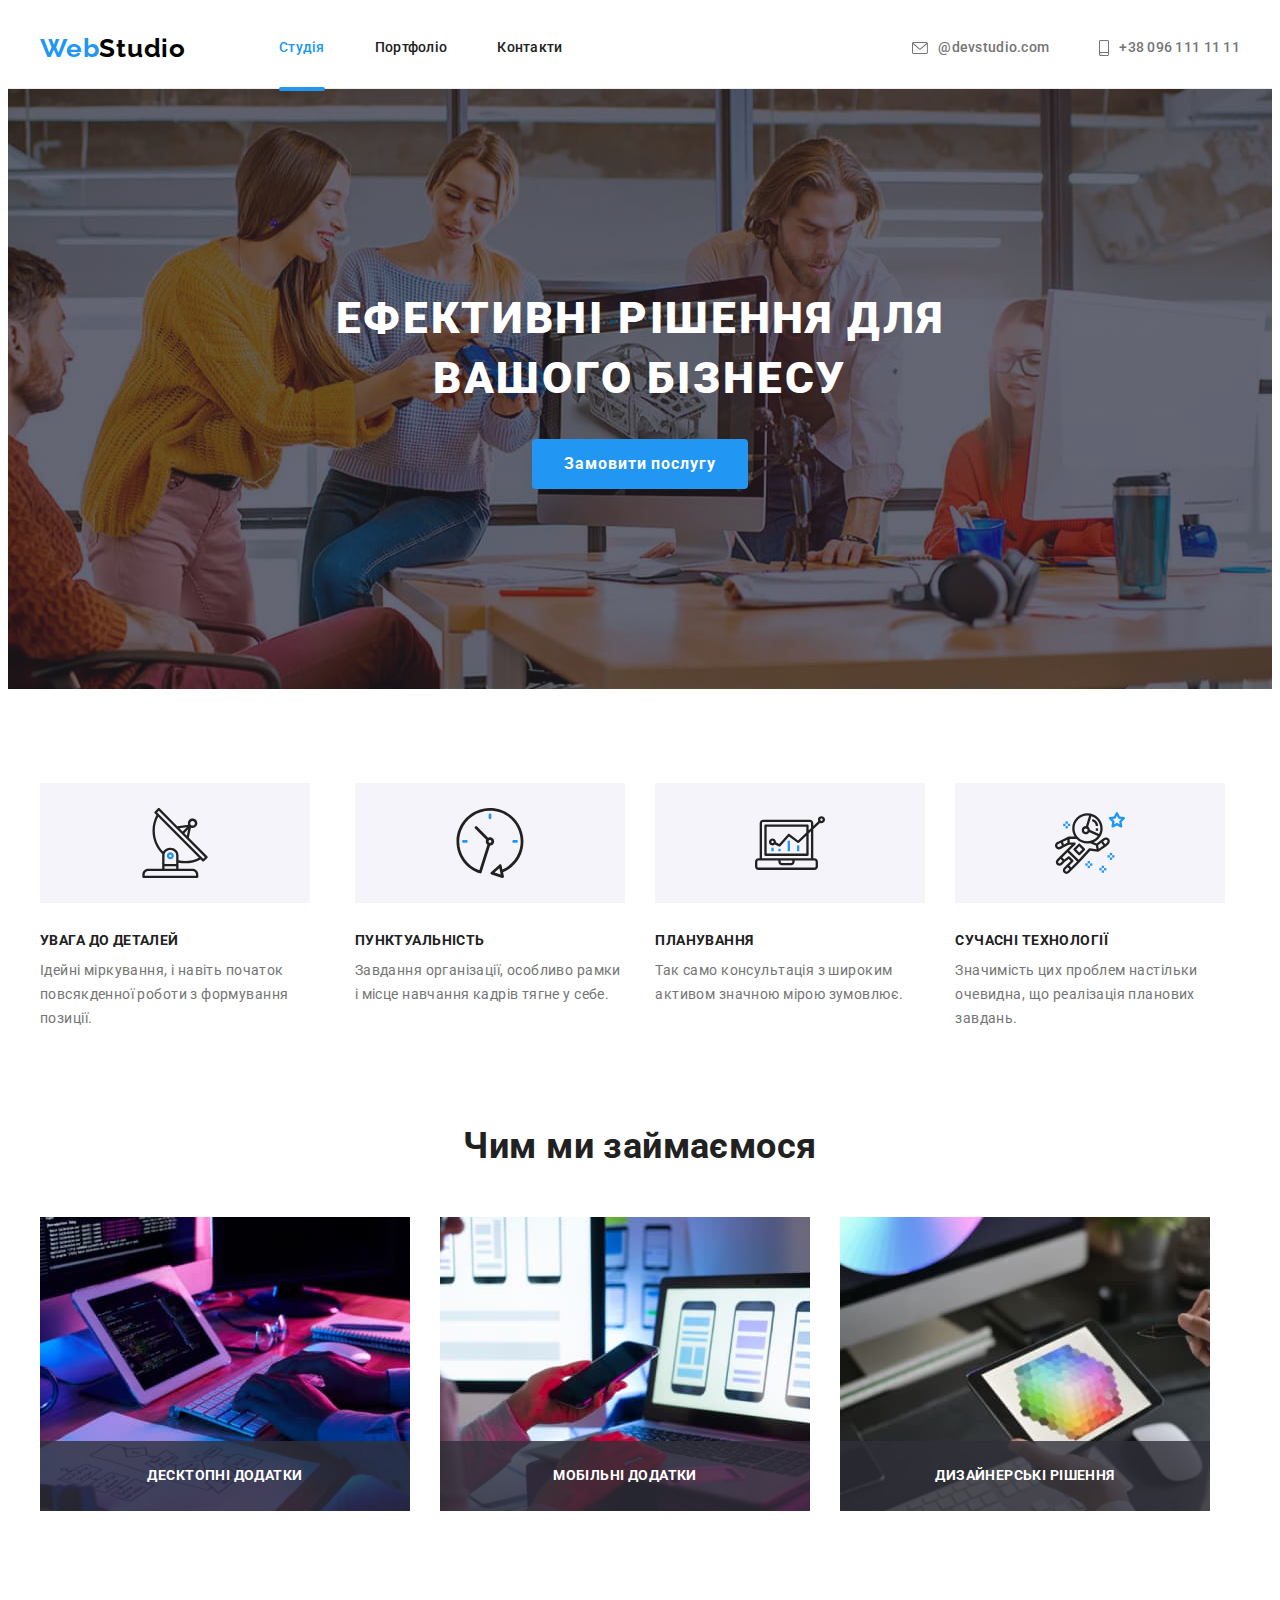
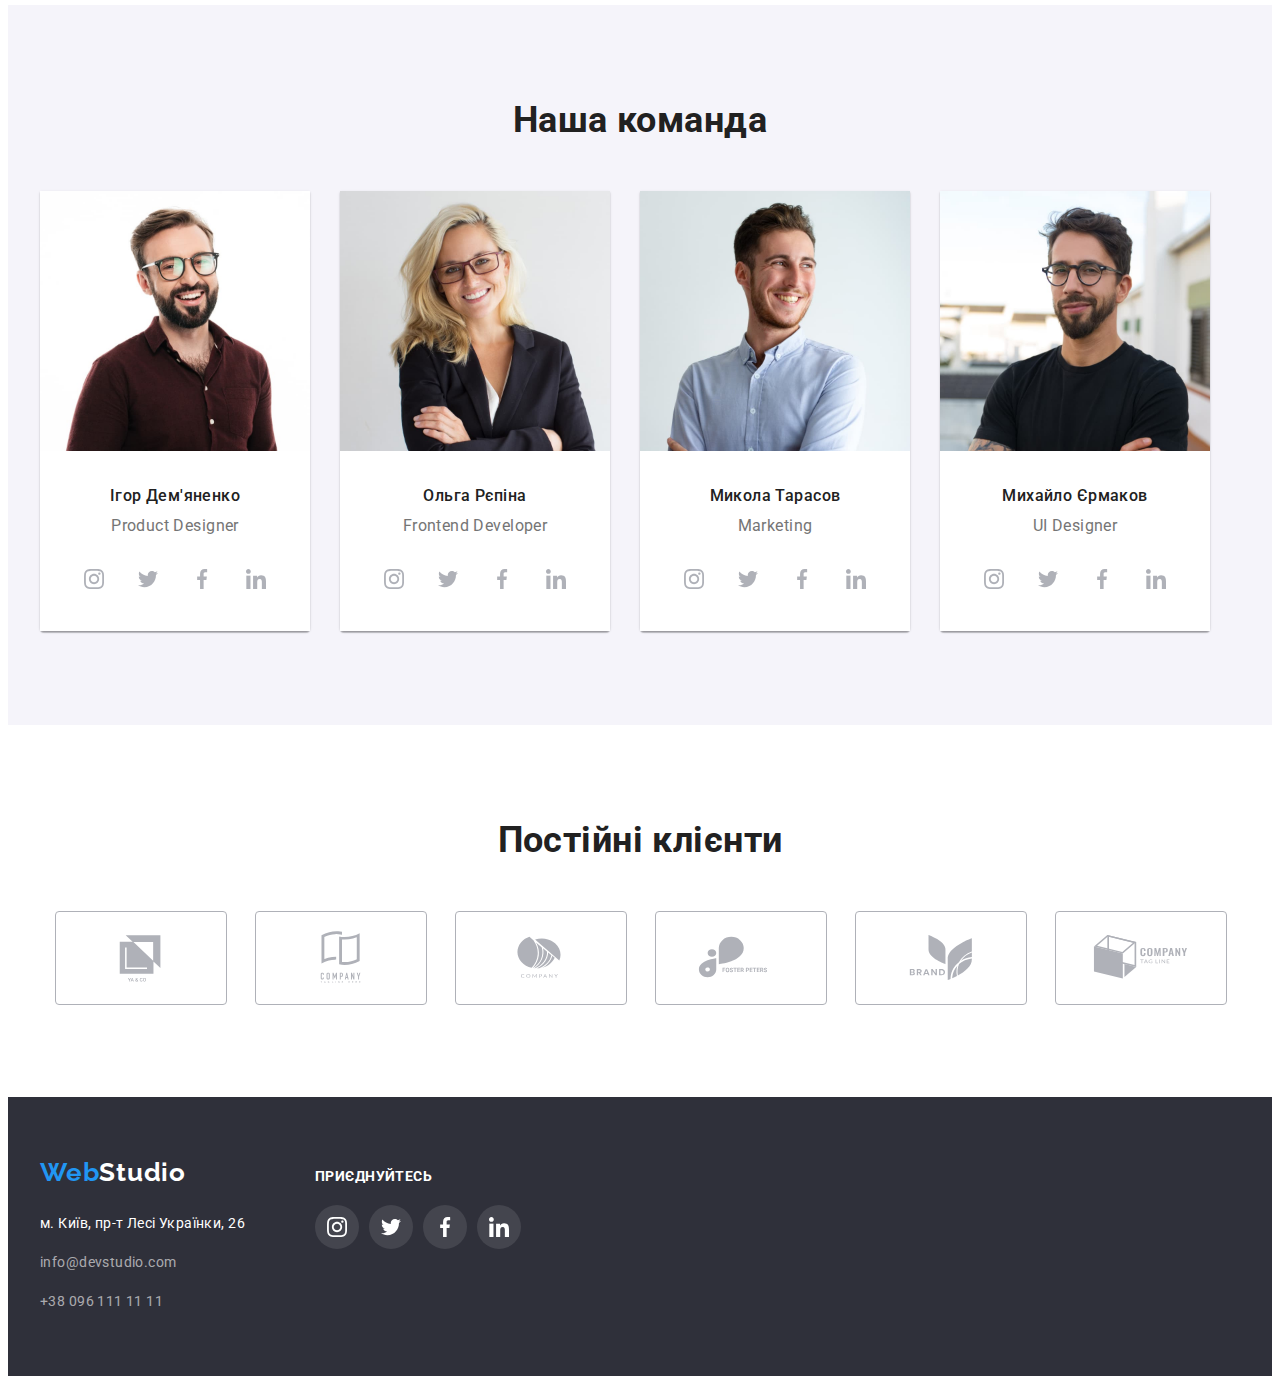
<file: index.html>
<!DOCTYPE html>
<html lang="uk">
  <head>
    <meta charset="UTF-8" />
    <meta http-equiv="X-UA-Compatible" content="IE=edge" />
    <meta name="viewport" content="width=device-width, initial-scale=1.0" />
    <title>Document</title>
    <link
      rel="stylesheet"
      href="https://cdnjs.cloudflare.com/ajax/libs/modern-normalize/1.1.0/modern-normalize.min.css"
      integrity="sha512-wpPYUAdjBVSE4KJnH1VR1HeZfpl1ub8YT/NKx4PuQ5NmX2tKuGu6U/JRp5y+Y8XG2tV+wKQpNHVUX03MfMFn9Q=="
      crossorigin="anonymous"
      referrerpolicy="no-referrer"
    />
    <link
      href="https://fonts.googleapis.com/css2?family=Raleway:wght@700&family=Roboto:wght@400;500;700;900&display=swap"
      rel="stylesheet"
    />
    <link rel="stylesheet" href="./css/styles.css" />
  </head>
  <body>
    <header class="header">
      <div class="container header-nav">
        <nav class="main-nav">
          <!-- Logo -->
          <a href="./index.html" lang="en" class="logo link"
            >Web<span class="logo-header">Studio</span></a
          >
          <!-- Navigetion -->

          <ul class="list site-nav">
            <li class="item nav-current">
              <a href="./index.html" class="link nav-link current">Студія</a>
            </li>
            <li class="item">
              <a href="./portfolio.html" class="link nav-link">Портфоліо</a>
            </li>
            <li class="item"><a href="" class="link nav-link">Контакти</a></li>
          </ul>
        </nav>

        <!-- Contacts -->
        <ul class="list contacts-nav contacts-list">
          <li class="item contacts-item">
            <a
              href="mailto:info@devstudio.com"
              class="link contacts-link icon-mail"
              ><svg class="icon">
                <use href="./images/symbol-defs.svg#icon-envelope"></use></svg>@devstudio.com</a
            >
          </li>
          <li class="item contacts-item">
            <a href="tel:+380961111111" class="link contacts-link icon-phone"
              ><svg class="icon">
                <use href="./images/symbol-defs.svg#icon-smartphone"></use></svg>+38 096 111 11 11</a
            >
          </li>
        </ul>
      </div>
    </header>
<!-- Main -->
    <main>
      <!-- Hero -->
      <section class="section-hero overlay">
        <div class="container hero">
          <h1 class="hero-title item">Ефективні рішення для вашого бізнесу</h1>
          <button data-modal-open type="button" class="hero-btn item">Замовити послугу</button>
        </div>
      </section>
      <!-- Feature -->
      <section class="section">
        <div class="container">
          <h2 class="visually-hidden">Особливості</h2>
          <ul class="list feature-list">
            <li class="item feature-item">
              <div class="feature-icon">
                <svg class="icon">
                  <use href="./images/symbol-defs.svg#icon-antenna"></use>
                </svg>
              </div>
              <h3 class="title feature-title">УВАГА ДО ДЕТАЛЕЙ</h3>
              <p class="feature-text">
                Ідейні міркування, і навіть початок повсякденної роботи з
                формування позиції.
              </p>
            </li>
            <li class="item feature-ite">
              <div class="feature-icon">
                <svg class="icon">
                  <use href="./images/symbol-defs.svg#icon-clock"></use>
                </svg>
              </div>
              <h3 class="title feature-title">ПУНКТУАЛЬНІСТЬ</h3>
              <p class="feature-text">
                Завдання організації, особливо рамки і місце навчання кадрів
                тягне у себе.
              </p>
            </li>
            <li class="item feature-item">
              <div class="feature-icon">
                <svg class="icon">
                  <use href="./images/symbol-defs.svg#icon-diagram"></use>
                </svg>
              </div>
              <h3 class="title feature-title">ПЛАНУВАННЯ</h3>
              <p class="feature-text">
                Так само консультація з широким активом значною мірою зумовлює.
              </p>
            </li>
            <li class="item feature-item">
              <div class="feature-icon">
                <svg class="icon">
                  <use href="./images/symbol-defs.svg#icon-astronaut"></use>
                </svg>
              </div>
              <h3 class="title feature-title">СУЧАСНІ ТЕХНОЛОГІЇ</h3>
              <p class="feature-text">
                Значимість цих проблем настільки очевидна, що реалізація
                планових завдань.
              </p>
            </li>
          </ul>
        </div>
      </section>
      <!-- Specialization -->
      <section class="section specialization-section">
        <div class="container">
          <h2 class="title specialization-title">Чим ми займаємося</h2>
          <ul class="list specialization-list">
            <li class="item specialization-item">
              <img
                class="img"
                src="./images/img1.jpg"
                alt="Чоловік працює за комп'ютером"
                width="370"
              />
              <div class="specialization-overlay">
                <p class="specialization-overlay-text">Десктопні додатки</p>
              </div>
            </li>
            <li class="item specialization-item">
              <img
                class="img"
                src="./images/img2.jpg"
                alt="Жінка працює з телефоном і ноутбуком"
                width="370"
              />
              <div class="specialization-overlay">
                <p class="specialization-overlay-text">Мобільні додатки</p>
              </div>
            </li>
            <li class="item specialization-item">
              <img
                class="img"
                src="./images/img3.jpg"
                alt="Людина працює на планшеті"
                width="370"
              /> 
              <div class="specialization-overlay">
                <p class="specialization-overlay-text">Дизайнерські рішення</p>
              </div>
            </li>
          </ul>
        </div>
      </section>
      <!-- Team -->
      <section class="section-team section">
        <div class="container">
          <h2 class="title team-title">Наша команда</h2>
          <ul class="list team-list">
            <li class="item item-team">
              <img
                class="img"
                src="./images/card1.jpg"
                alt="Фото брюнета в окулярах"
                width="270"
              />
              <div class="team-content">
                <h3 class="title team-item">Ігор Дем'яненко</h3>
                <p lang="en" class="team-text">Product Designer</p>
                <ul class="list team-social">
                  <li class="item team-icon-list">
                    <a
                      class="link team-link"
                      href=""
                      target="_blank"
                      rel="noopener noreferrer"
                      aria-label="соцмеража instagram"
                    >
                      <svg class="icon">
                        <use
                          href="./images/symbol-defs.svg#icon-instagram"
                        ></use>
                      </svg>
                    </a>
                  </li>
                  <li class="item team-icon-list">
                    <a
                      class="link team-link"
                      href=""
                      target="_blank"
                      rel="noopener noreferrer"
                      aria-label="соцмеража twitter"
                      ><svg class="icon">
                        <use
                          href="./images/symbol-defs.svg#icon-twitter"
                        ></use></svg></a>
                  </li>
                  <li class="item team-icon-list">
                    <a
                      class="link team-link"
                      href=""
                      target="_blank"
                      rel="noopener noreferrer"
                      aria-label="соцмеража facebook"
                      ><svg class="icon">
                        <use
                          href="./images/symbol-defs.svg#icon-facebook"
                        ></use></svg></a>
                  </li>
                  <li class="item team-icon-list">
                    <a
                      class="link team-link"
                      href=""
                      target="_blank"
                      rel="noopener noreferrer"
                      aria-label="соцмеража linkedin"
                      ><svg class="icon">
                        <use
                          href="./images/symbol-defs.svg#icon-linkedin"
                        ></use></svg></a>
                  </li>
                </ul>
              </div>
            </li>
            <li class="item item-team">
              <img
                class="img"
                src="./images/card2.jpg"
                alt="Фото блондинки в окулярах"
                width="270"
              />
              <div class="team-content">
                <h3 class="title team-item">Ольга Рєпіна</h3>
                <p lang="en" class="team-text">Frontend Developer</p>
                <ul class="list team-social">
                  <li class="item team-icon-list">
                    <a
                      class="link team-link"
                      href=""
                      target="_blank"
                      rel="noopener noreferrer"
                      aria-label="соцмеража instagram"
                      ><svg class="icon">
                        <use
                          href="./images/symbol-defs.svg#icon-instagram"
                        ></use></svg></a>
                  </li>
                  <li class="item team-icon-list">
                    <a
                      class="link team-link"
                      href=""
                      target="_blank"
                      rel="noopener noreferrer"
                      aria-label="соцмеража twitter"
                      ><svg class="icon">
                        <use
                          href="./images/symbol-defs.svg#icon-twitter"
                        ></use></svg></a>
                  </li>
                  <li class="item team-icon-list">
                    <a
                      class="link team-link"
                      href=""
                      target="_blank"
                      rel="noopener noreferrer"
                      aria-label="соцмеража facebook"
                      ><svg class="icon">
                        <use
                          href="./images/symbol-defs.svg#icon-facebook"
                        ></use></svg></a>
                  </li>
                  <li class="item team-icon-list">
                    <a
                      class="link team-link"
                      href=""
                      target="_blank"
                      rel="noopener noreferrer"
                      aria-label="соцмеража linkedin"
                      ><svg class="icon">
                        <use
                          href="./images/symbol-defs.svg#icon-linkedin"
                        ></use></svg></a>
                  </li>
                </ul>
              </div>
            </li>
            <li class="item item-team">
              <img
                class="img"
                src="./images/card3.jpg"
                alt="Фото брюнета в голубій сорочці"
                width="270"
              />
              <div class="team-content">
                <h3 class="title team-item">Микола Тарасов</h3>
                <p lang="en" class="team-text">Marketing</p>
                <ul class="list team-social">
                  <li class="item team-icon-list">
                    <a
                      class="link team-link"
                      href=""
                      target="_blank"
                      rel="noopener noreferrer"
                      aria-label="соцмеража instagram"
                      ><svg class="icon">
                        <use
                          href="./images/symbol-defs.svg#icon-instagram"
                        ></use></svg></a>
                  </li>
                  <li class="item team-icon-list">
                    <a
                      class="link team-link"
                      href=""
                      target="_blank"
                      rel="noopener noreferrer"
                      aria-label="соцмеража twitter"
                      ><svg class="icon">
                        <use
                          href="./images/symbol-defs.svg#icon-twitter"
                        ></use></svg></a>
                  </li>
                  <li class="item team-icon-list">
                    <a
                      class="link team-link"
                      href=""
                      target="_blank"
                      rel="noopener noreferrer"
                      aria-label="соцмеража facebook"
                      ><svg class="icon">
                        <use
                          href="./images/symbol-defs.svg#icon-facebook"
                        ></use></svg></a>
                  </li>
                  <li class="item team-icon-list">
                    <a
                      class="link team-link"
                      href=""
                      target="_blank"
                      rel="noopener noreferrer"
                      aria-label="соцмеража linkedin"
                      ><svg class="icon">
                        <use
                          href="./images/symbol-defs.svg#icon-linkedin"
                        ></use></svg></a>
                  </li>
                </ul>
              </div>
            </li>
            <li class="item item-team">
              <img
                class="img"
                src="./images/card4.jpg"
                alt="Фото шатена в окулярах"
                width="270"
              />
              <div class="team-content">
                <h3 class="title team-item">Михайло Єрмаков</h3>
                <p lang="en" class="team-text">UI Designer</p>
                <ul class="list team-social">
                  <li class="item team-icon-list">
                    <a
                      class="link team-link"
                      href=""
                      target="_blank"
                      rel="noopener noreferrer"
                      aria-label="соцмеража instagram"
                      ><svg class="icon">
                        <use
                          href="./images/symbol-defs.svg#icon-instagram"
                        ></use></svg></a>
                  </li>
                  <li class="item team-icon-list">
                    <a
                      class="link team-link"
                      href=""
                      target="_blank"
                      rel="noopener noreferrer"
                      aria-label="соцмеража twitter"
                      ><svg class="icon">
                        <use
                          href="./images/symbol-defs.svg#icon-twitter"
                        ></use></svg></a>
                  </li>
                  <li class="item team-icon-list">
                    <a
                      class="link team-link"
                      href=""
                      target="_blank"
                      rel="noopener noreferrer"
                      aria-label="соцмеража facebook"
                      ><svg class="icon">
                        <use
                          href="./images/symbol-defs.svg#icon-facebook"
                        ></use></svg></a>
                  </li>
                  <li class="item team-icon-list">
                    <a
                      class="link team-link"
                      href=""
                      target="_blank"
                      rel="noopener noreferrer"
                      aria-label="соцмеража linkedin"
                      ><svg class="icon">
                        <use
                          href="./images/symbol-defs.svg#icon-linkedin"
                        ></use></svg></a>
                  </li>
                </ul>
              </div>
            </li>
          </ul>
        </div>
      </section>
      <!-- Clients -->
      <section class="section">
        <div class="container">
          <h2 class="title clients-title">Постійні клієнти</h2>
          <ul class="list clients-list">
            <li class="item clients-item">
              <a
                class="clients-icon"
                href=""
                target="_blank"
                rel="noopener noreferrer"
                aria-label="логотип компанії"
                ><svg class="icon">
                  <use href="./images/symbol-defs.svg#icon-Logo1"></use></svg></a>
            </li>
            <li class="item clients-item">
              <a
                class="clients-icon"
                href=""
                target="_blank"
                rel="noopener noreferrer"
                aria-label="логотип компанії"
                ><svg class="icon">
                  <use href="./images/symbol-defs.svg#icon-Logo2"></use></svg></a>
            </li>
            <li class="item clients-item">
              <a
                class="clients-icon"
                href=""
                target="_blank"
                rel="noopener noreferrer"
                aria-label="логотип компанії"
                ><svg class="icon">
                  <use href="./images/symbol-defs.svg#icon-Logo3"></use></svg></a>
            </li>
            <li class="item clients-item">
              <a
                class="clients-icon"
                href=""
                target="_blank"
                rel="noopener noreferrer"
                aria-label="логотип компанії"
                ><svg class="icon">
                  <use href="./images/symbol-defs.svg#icon-Logo4"></use></svg></a>
            </li>
            <li class="item clients-item">
              <a
                class="clients-icon"
                href=""
                target="_blank"
                rel="noopener noreferrer"
                aria-label="логотип компанії"
                ><svg class="icon">
                  <use href="./images/symbol-defs.svg#icon-Logo5"></use></svg></a>
            </li>
            <li class="item clients-item">
              <a
                class="clients-icon"
                href=""
                target="_blank"
                rel="noopener noreferrer"
                aria-label="логотип компанії"
                ><svg class="icon">
                  <use href="./images/symbol-defs.svg#icon-Logo6"></use></svg></a>
            </li>
          </ul>
        </div>
      </section>
    </main>
    <!-- Footer -->
    <footer class="footer">
      <!-- Footer logo -->
      <div class="container">
        <div class="footer-nav">
        <a href="./index.html" lang="en" class="logo link footer-logo"
          >Web<span class="logo-footer">Studio</span></a>
        
          <!-- Footer contactcs -->
          <address>
            <ul class="list list-address">
              <li class="list-item">
                <a
                  class="link footer-link footer-item"
                  href="https://goo.gl/maps/GQwuPgRCJuTgJok98"
                  rel="noopener noreferre nofollow"
                  target="_blank"
                  >м. Київ, пр-т Лесі Українки, 26</a
                >
              </li>
              <li class="list-item">
                <a
                  href="mailto:info@devstudio.com"
                  class="link footer-link footer-link-item"
                  >info@devstudio.com</a
                >
              </li>

              <li class="list-item">
                <a
                  href="tel:+380961111111"
                  class="link footer-link footer-link-item"
                  >+38 096 111 11 11</a
                >
              </li>
            </ul>
          </address>
          </div>
           <!-- Social -->
          <div class="social">
           <p class="social-text">приєднуйтесь</p>

            <ul class="list social-list">
              <li class="item footer-social-item">
                <a
                  class="link social-link"
                  href=""
                  target="_blank"
                  rel="noopener noreferrer"
                  aria-label="соцмеража instagram"
                  ><svg class="icon">
                    <use
                      href="./images/symbol-defs.svg#icon-instagram"
                    ></use></svg></a>
              </li>
              <li class="item footer-social-item">
                <a
                  class="link social-link"
                  href=""
                  target="_blank"
                  rel="noopener noreferrer"
                  aria-label="соцмеража twitter"
                  ><svg class="icon">
                    <use
                      href="./images/symbol-defs.svg#icon-twitter"
                    ></use></svg></a>
              </li>
              <li class="item footer-social-item">
                <a
                  class="link social-link"
                  href=""
                  target="_blank"
                  rel="noopener noreferrer"
                  aria-label="соцмеража facebook"
                  ><svg class="icon">
                    <use
                      href="./images/symbol-defs.svg#icon-facebook"
                    ></use></svg></a>
              </li>
              <li class="item footer-social-item">
                <a
                  class="link social-link"
                  href=""
                  target="_blank"
                  rel="noopener noreferrer"
                  aria-label="соцмеража linkedin"
                  ><svg class="icon">
                    <use
                      href="./images/symbol-defs.svg#icon-linkedin"
                    ></use></svg></a>
              </li>
            </ul>
          </div>
        
      </div>
    </footer>
    <!-- Modal window -->
    <div class="backdrop is-hidden" data-modal>
      <div class="modal">
        <button data-modal-close type="button" class="modal-btn"><svg  class="modal-icon" width="18px" height="18px">
          <use href="./images/symbol-defs.svg#close-black"></use>
        </svg></button>
      </div>
    </div>
    
    <script src="./js/modal.js"></script>
  </body>
</html>
</file>
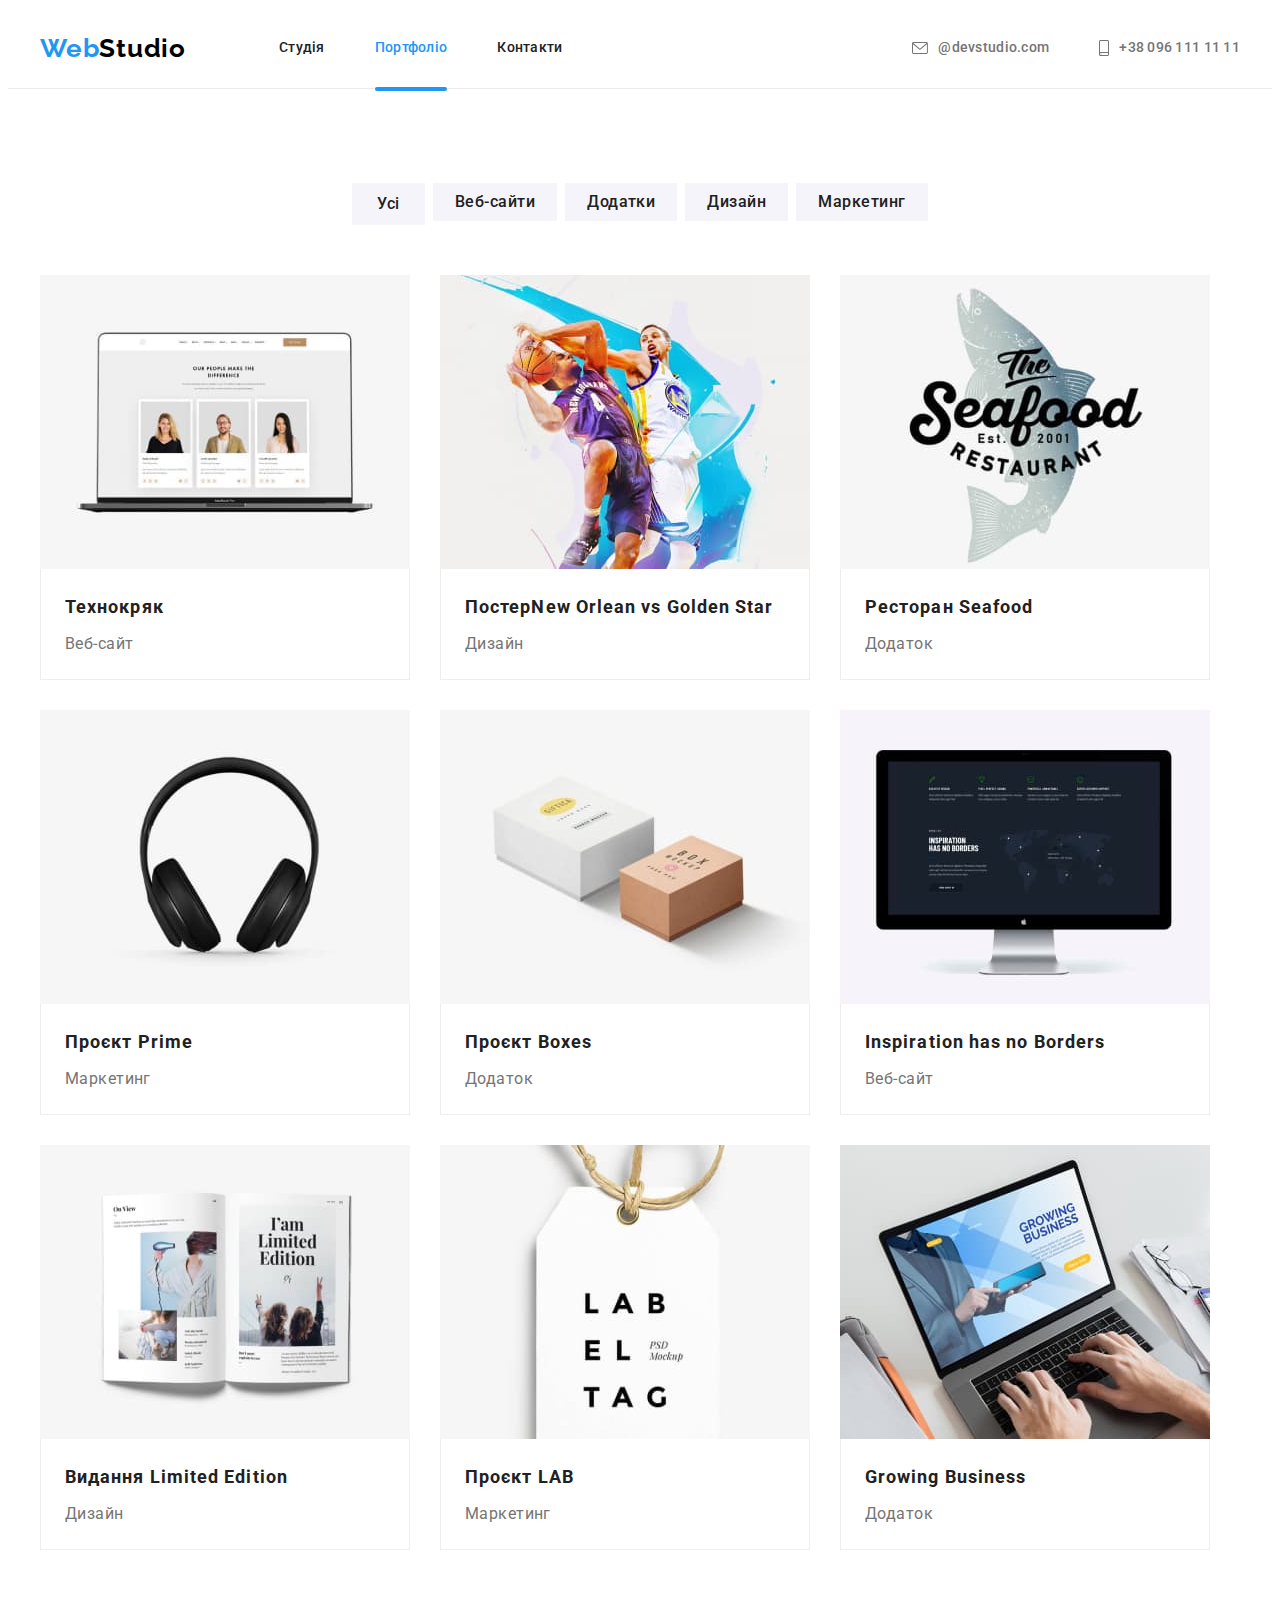
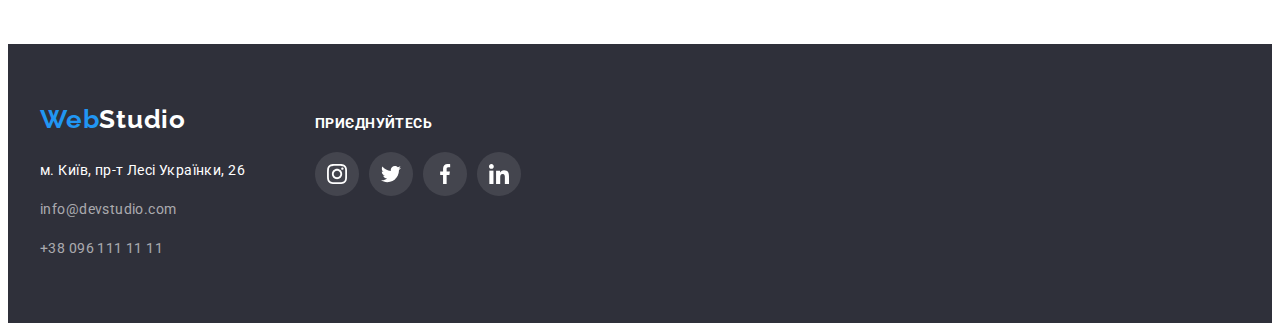
<file: portfolio.html>
<!DOCTYPE html>
<html lang="uk">
  <head>
    <meta charset="UTF-8" />
    <meta http-equiv="X-UA-Compatible" content="IE=edge" />
    <meta name="viewport" content="width=device-width, initial-scale=1.0" />
    <title>Document</title>
    <link
      rel="stylesheet"
      href="https://cdnjs.cloudflare.com/ajax/libs/modern-normalize/1.1.0/modern-normalize.min.css"
      integrity="sha512-wpPYUAdjBVSE4KJnH1VR1HeZfpl1ub8YT/NKx4PuQ5NmX2tKuGu6U/JRp5y+Y8XG2tV+wKQpNHVUX03MfMFn9Q=="
      crossorigin="anonymous"
      referrerpolicy="no-referrer"
    />
    <link
      href="https://fonts.googleapis.com/css2?family=Raleway:wght@700&family=Roboto:wght@400;500;700;900&display=swap"
      rel="stylesheet"
    />
    <link rel="stylesheet" href="./css/styles.css" />
  </head>
  <body>
    <header class="header">
      <div class="container header-nav">
        <nav class="main-nav">
          <!-- Logo -->
          <a href="./index.html" lang="en" class="logo link"
            >Web<span class="logo-header">Studio</span></a
          >
          <!-- Navigetion -->

          <ul class="list site-nav">
            <li class="item">
              <a href="./index.html" class="link nav-link">Студія</a>
            </li>
            <li class="item nav-current">
              <a href="./portfolio.html" class="link nav-link current"
                >Портфоліо</a
              >
            </li>
            <li class="item"><a href="" class="link nav-link">Контакти</a></li>
          </ul>
        </nav>

        <!-- Contacts -->
        <ul class="list contacts-nav contacts-list">
          <li class="item contacts-item">
            <a
              href="mailto:info@devstudio.com"
              class="link contacts-link icon-mail"
              ><svg class="icon">
                <use href="./images/symbol-defs.svg#icon-envelope"></use></svg>@devstudio.com</a
            >
          </li>
          <li class="item contacts-item">
            <a href="tel:+380961111111" class="link contacts-link icon-phone"
              ><svg class="icon">
                <use href="./images/symbol-defs.svg#icon-smartphone"></use></svg>+38 096 111 11 11</a
            >
          </li>
        </ul>
      </div>
    </header>
    <main>
      <!-- Portfolio -->
      <section class="section portfolio">
        <div class="container">
          <h1 class="visually-hidden">Портфоліо</h1>
          <!-- Filtr -->
          <ul class="list filtr-list">
            <li class="item">
              <button type="button" class="btn btn-accent">Усі</button>
            </li>
            <li class="item">
              <button type="button" class="btn">Веб-сайти</button>
            </li>
            <li class="item">
              <button type="button" class="btn">Додатки</button>
            </li>
            <li class="item">
              <button type="button" class="btn">Дизайн</button>
            </li>
            <li class="item">
              <button type="button" class="btn">Маркетинг</button>
            </li>
          </ul>
          <!-- Card-set -->
          <ul class="list card-set">
            <li class="item card-item card-set-item">
              <a href="" class="link card-link">
                <div class="card-thumb">
                  <img
                  class="list-img img"
                  src="./images/box1.jpg"
                  alt="Відкритий ноутбук з фото"
                  width="370"
                />
                  <p class="card-overlay-text card-overlay">Ресурс пропонує комплексні пропозиції з різним рівнем функціоналу та сервісів. Все це дозволить відвідувачу отримати вичерпні відомості про компанію чи приватну особу.</p>
                </div>
                <div class="card-content">
                  <h2 class="title link-title">Технокряк</h2>
                  <p class="list-item">Веб-сайт</p>
                </div>
              </a>
            </li>
            <li class="item card-item">
              <a href="" class="link card-link">
                <div class="card-thumb">
                  <img
                  class="list-img img"
                  src="./images/box2.jpg"
                  alt="Постер з баскетболістами"
                  width="370"
                />
                <p class="card-overlay-text card-overlay">Ресурс пропонує комплексні пропозиції з різним рівнем функціоналу та сервісів. Все це дозволить відвідувачу отримати вичерпні відомості про компанію чи приватну особу.</p>
                </div>
                <div class="card-content">
                  <h2 class="title link-title">
                    Постер<span lang="en">New Orlean vs Golden Star</span>
                  </h2>
                  <p class="list-item">Дизайн</p>
                </div>
              </a>
            </li>
            <li class="item card-item">
              <a href="" class="link card-link">
                <div class="card-thumb">
                  <img
                  class="list-img img"
                  src="./images/box3.jpg"
                  alt="Логотип ресторану морської їжі"
                  width="370"
                />
                <p class="card-overlay-text card-overlay">Ресурс пропонує комплексні пропозиції з різним рівнем функціоналу та сервісів. Все це дозволить відвідувачу отримати вичерпні відомості про компанію чи приватну особу.</p>
                </div>
                <div class="card-content">
                  <h2 class="title link-title">
                    Ресторан <span lang="en">Seafood</span>
                  </h2>
                  <p class="list-item">Додаток</p>
                </div>
              </a>
            </li>
            <li class="item card-item">
              <a href="" class="link card-link">
                <div class="card-thumb">
                  <img
                  class="list-img img"
                  src="./images/box4.jpg"
                  alt="Фото навушників"
                  width="370"
                />
                <p class="card-overlay-text card-overlay">Ресурс пропонує комплексні пропозиції з різним рівнем функціоналу та сервісів. Все це дозволить відвідувачу отримати вичерпні відомості про компанію чи приватну особу.</p>
                </div>
                
                <div class="card-content">
                  <h2 class="title link-title">
                    Проєкт <span lang="en">Prime</span>
                  </h2>
                  <p class="list-item">Маркетинг</p>
                </div>
              </a>
            </li>
            <li class="item card-item">
              <a href="" class="link card-link">
                <div class="card-thumb">
                   <img
                  class="list-img img"
                  src="./images/box5.jpg"
                  alt="Фото двух коробок, білої і рижої"
                  width="370"
                />
                <p class="card-overlay-text card-overlay">Ресурс пропонує комплексні пропозиції з різним рівнем функціоналу та сервісів. Все це дозволить відвідувачу отримати вичерпні відомості про компанію чи приватну особу.</p>
                </div>
                <div class="card-content">
                  <h2 class="title link-title">
                    Проєкт <span lang="en">Boxes</span>
                  </h2>
                  <p class="list-item">Додаток</p>
                </div>
              </a>
            </li>
            <li class="item card-item">
              <a href="" class="link card-link">
                <div class="card-thumb">
                    <img
                  class="list-img img"
                  src="./images/box6.jpg"
                  alt="Фото монітора з картою світа"
                  width="370"
                />
                <p class="card-overlay-text card-overlay">Ресурс пропонує комплексні пропозиції з різним рівнем функціоналу та сервісів. Все це дозволить відвідувачу отримати вичерпні відомості про компанію чи приватну особу.</p>
                </div>
                <div class="card-content">
                  <h2 class="title link-title" lang="en">
                    Inspiration has no Borders
                  </h2>
                  <p class="list-item">Веб-сайт</p>
                </div>
              </a>
            </li>
            <li class="item card-item">
              <a href="" class="link card-link">
                <div class="card-thumb">
                   <img
                  class="list-img img"
                  src="./images/box7.jpg"
                  alt="Фото розгортки журналу"
                  width="370"
                />
                <p class="card-overlay-text card-overlay">Ресурс пропонує комплексні пропозиції з різним рівнем функціоналу та сервісів. Все це дозволить відвідувачу отримати вичерпні відомості про компанію чи приватну особу.</p>
                </div>
               
                <div class="card-content">
                  <h2 class="title link-title">
                    Видання <span lang="en">Limited Edition</span>
                  </h2>
                  <p class="list-item">Дизайн</p>
                </div>
              </a>
            </li>
            <li class="item card-item">
              <a href="" class="link card-link">
                <div class="card-thumb">
                  <img
                  class="list-img img"
                  src="./images/box8.jpg"
                  alt="Зображення бірки проекту"
                  width="370"
                />
                <p class="card-overlay-text card-overlay">Ресурс пропонує комплексні пропозиції з різним рівнем функціоналу та сервісів. Все це дозволить відвідувачу отримати вичерпні відомості про компанію чи приватну особу.</p>
                </div>
              <div class="card-content">
                  <h2 class="title link-title">
                    Проєкт <span lang="en">LAB</span>
                  </h2>
                  <p class="list-item">Маркетинг</p>
                </div>
              </a>
            </li>
            <li class="item card-item">
              <a href="" class="link card-link">
                <div class="card-thumb">
                  <img
                  class="list-img img"
                  src="./images/box9.jpg"
                  alt="Чоловік працює за ноутбуком у додатку"
                  width="370"
                />
                <p class="card-overlay-text card-overlay">Ресурс пропонує комплексні пропозиції з різним рівнем функціоналу та сервісів. Все це дозволить відвідувачу отримати вичерпні відомості про компанію чи приватну особу.</p>
                </div>
              <div class="card-content">
                  <h2 class="title link-title" lang="en">Growing Business</h2>
                  <p class="list-item">Додаток</p>
                </div>
              </a>
            </li>
          </ul>
        </div>
      </section>
    </main>
    <footer class="footer">
      <!-- Footer logo -->
      <div class="container">

        <div class="footer-nav">
          <a href="./index.html" lang="en" class="logo link footer-logo"
          >Web<span class="logo-footer">Studio</span></a
        >
        <!-- Footer contactcs -->
        <address>
          <ul class="list list-address">
            <li class="list-item">
              <a
                class="link footer-link footer-item"
                href="https://goo.gl/maps/GQwuPgRCJuTgJok98"
                rel="noopener noreferre nofollow"
                target="_blank"
                >м. Київ, пр-т Лесі Українки, 26</a
              >
            </li>
            <li class="list-item">
              <a
                href="mailto:info@devstudio.com"
                class="link footer-link footer-link-item"
                >info@devstudio.com</a
              >
            </li>

            <li class="list-item">
              <a
                href="tel:+380961111111"
                class="link footer-link footer-link-item"
                >+38 096 111 11 11</a
              >
            </li>
          </ul>
        </address>
        </div> <!-- Social -->
          <div class="social">
           <p class="social-text">приєднуйтесь</p>

            <ul class="list social-list">
              <li class="item footer-social-item">
                <a
                  class="link social-link"
                  href=""
                  target="_blank"
                  rel="noopener noreferrer"
                  aria-label="соцмеража instagram"
                  ><svg class="icon">
                    <use
                      href="./images/symbol-defs.svg#icon-instagram"
                    ></use></svg></a>
              </li>
              <li class="item footer-social-item">
                <a
                  class="link social-link"
                  href=""
                  target="_blank"
                  rel="noopener noreferrer"
                  aria-label="соцмеража twitter"
                  ><svg class="icon">
                    <use
                      href="./images/symbol-defs.svg#icon-twitter"
                    ></use></svg></a>
              </li>
              <li class="item footer-social-item">
                <a
                  class="link social-link"
                  href=""
                  target="_blank"
                  rel="noopener noreferrer"
                  aria-label="соцмеража facebook"
                  ><svg class="icon">
                    <use
                      href="./images/symbol-defs.svg#icon-facebook"
                    ></use></svg></a>
              </li>
              <li class="item footer-social-item">
                <a
                  class="link social-link"
                  href=""
                  target="_blank"
                  rel="noopener noreferrer"
                  aria-label="соцмеража linkedin"
                  ><svg class="icon">
                    <use
                      href="./images/symbol-defs.svg#icon-linkedin"
                    ></use></svg></a>
              </li>
            </ul>
          </div>

      </div>
    </footer>
  </body>
</html>
</file>
<file: css/styles.css>
/* background color #ffffff */
/* hero background color #2F303A */
/* footer background color #2F303A */
/* team background color #F5F4FA */
/* accent color #2196F3 */
/* title black color #212121 */
/* text color #757575 */
/* text white color #FFFFFF  */
/* fonts Raleway – 700, Roboto – 400, 500, 700, 900. */

:root {
  --accent-color: #2196f3;
  --title-black-color: #212121;
  --text-color: #757575;
  --text-white-color: #ffffff;
  --text-line-height: 1.88;
}

/* Reset */
.link {
  text-decoration: none;
  font-style: normal;
}
.list {
  padding: 0;
  margin: 0;
  list-style: none;
}
.img {
  display: block;
  max-width: 100%;
  height: auto;
}

/* ------------ */

body {
  background-color: #ffffff;
  color: var(--text-color);
  font-family: "Roboto", sans-serif;
  font-size: 14px;
  letter-spacing: 0.03em;
}
.container {
  width: 1200px;
  padding-left: 15px;
  padding-right: 15px;
  margin: 0 auto;
}

.visually-hidden {
  position: absolute;
  white-space: nowrap;
  width: 1px;
  height: 1px;
  overflow: hidden;
  border: 0;
  padding: 0;
  clip: rect(0 0 0 0);
  clip-path: inset(50%);
  margin: -1px;
}
/* Header */
.header {
  border-bottom-width: 1px;
  border-bottom-style: solid;
  border-bottom-color: #ececec;
}
.header-nav,
.main-nav {
  display: flex;
  align-items: center;
}
/* logo header */
.logo {
  color: var(--accent-color);
  font-family: "Raleway", sans-serif;
  font-style: normal;
  font-weight: 700;
  font-size: 26px;
  line-height: 1.19;
  letter-spacing: 0.03em;
}
.logo-header {
  color: #000000;
}
/* navigetion */
.site-nav {
  display: flex;
  margin-left: 93px;
}
.site-nav > .item:not(:last-child) {
  margin-right: 50px;
}
.nav-link {
  display: block;
  padding-top: 32px;
  padding-bottom: 32px;

  color: var(--title-black-color);
  font-family: inherit;
  font-style: normal;
  font-weight: 500;
  
  line-height: 1.14;
  letter-spacing: 0.02em;

  transition-property: color;
  transition-duration: 250ms;
  transition-timing-function: cubic-bezier(0.4, 0, 0.2, 1);
  transition-delay: 0;
}
.nav-link:hover,
.nav-link:focus {
  color: var(--accent-color);
}
.current {
  color: var(--accent-color);
}
.nav-current {
  position: relative;
}
.current::after {
  content: "";
  position: absolute;
  left: 0;
  bottom: -3px;
  display: block;
  width: 100%;
  height: 4px;
  background-color: var(--accent-color);
  border-radius: 2px;
}
/* contacts */
.contacts-nav {
  display: flex;
  margin-left: auto;
}
.contacts-nav .item + .item {
  margin-left: 50px;
}

.contacts-link {
  padding-top: 32px;
  padding-bottom: 32px;

  color: inherit;
   display: flex;
   align-items: center;
   
  font-weight: 500;
 
  line-height: 1.14;
  letter-spacing: 0.02em;

  transition-property: color;
  transition-duration: 250ms;
  transition-timing-function: cubic-bezier(0.4, 0, 0.2, 1);
  transition-delay: 0;
}
.contacts-link:hover,
.contacts-link:focus {
  color: var(--accent-color);
}
.icon-mail > .icon {
  width: 16px;
  height: 12px;
  fill: currentColor;
  margin-right: 10px;
}
.icon-phone > .icon {
  width: 10px;
  height: 16px;
  fill: currentColor;
  margin-right: 10px;
}

/* hero */
.section-hero {
  background-color: #2f303a;
  text-align: center;
  padding-top: 200px;
  padding-bottom: 200px;
}
.hero > .item {
  display: flex;
  margin-left: auto;
  margin-right: auto;
}
.hero-title {
  width: 696px;
  display: block;
  margin-top: 0;
  margin-bottom: 30px;

  color: var(--text-white-color);
  font-style: normal;
  font-weight: 900;
  font-size: 44px;
  line-height: 1.36;

  letter-spacing: 0.06em;
  text-transform: uppercase;
}
.hero-btn {
  display: inline-block;

  padding: 10px 32px;
  min-width: 216px;
  min-height: 50px;

  background-color: var(--accent-color);
  color: var(--text-white-color);
  border-radius: 4px;
  border: 0;
  font-family: inherit;
  font-style: normal;
  font-weight: 700;
  font-size: 16px;
  line-height: var(--text-line-height);
  align-items: center;
  letter-spacing: 0.06em;
  cursor: pointer;

  transition-property:background-color;
  transition-duration: 250ms;
  transition-timing-function: cubic-bezier(0.4, 0, 0.2, 1);
  transition-delay: 0;
}
.hero-btn:hover,
.hero-btn:focus {
  background-color: #188ce8;
}
.overlay {
  max-width: 1600px;
  margin: 0 auto;
  background-color: #c4c4c4;
  background-image: linear-gradient(
      to right,
      rgba(47, 48, 58, 0.4),
      rgba(47, 48, 58, 0.4)
    ),
    url(../images/bghero.jpg);
  background-repeat: no-repeat;
  background-position: center;
  background-size: cover;
}
/* Feature */
.section {
  padding-top: 94px;
  padding-bottom: 94px;
}
.feature-list {
  display: flex;
}
.feature-list .item + .item {
  margin-left: 30px;
}
.feature-icon {
  display: flex;
  align-items: center;
  justify-content: center;
  width: 270px;
  height: 120px;
  background-color: #f5f4fa;
  margin-bottom: 30px;
}
.feature-icon > .icon {
  width: 70px;
  height: 70px;
}
.title {
  color: var(--title-black-color);
}
.feature-title {
  margin-top: 0;
  margin-bottom: 10px;

  font-style: normal;
  font-weight: 700;
  font-size: 14px;
  line-height: 1.14;
  
  text-transform: uppercase;
}
.feature-text {
  margin-top: 0;
  margin-bottom: 0;

  font-size: 14px;
  line-height: 1.71;
  
}
/* Specialization */
.specialization-section {
  padding-top: 0;
}
.specialization-title {
  margin-top: 0;
  margin-bottom: 50px;

  font-style: normal;
  font-weight: 700;
  font-size: 36px;
  line-height: 1.17;
  text-align: center;
  
}
.specialization-list {
  display: flex;
}
.specialization-list .item + .item {
  margin-left: 30px;
}
.specialization-item {
  position: relative;
}
.specialization-overlay {
  position: absolute;
  bottom: 0;
  width: 100%;
  height: 70px;

  display: flex;
  align-items: center;
  justify-content: center;

  background-color: rgba(47, 48, 58, 0.8);
}
.specialization-overlay-text {
  margin: 0;

  font-weight: 700;
  font-size: 14px;
  line-height: 1.14;
  text-align: center;
  
  text-transform: uppercase;

  color: #ffffff;
}
/* Team */
.section-team {
  background-color: #f5f4fa;
}
.team-list {
  display: flex;
}
.team-list .item + .item {
  margin-left: 30px;
}
.team-content {
  padding-top: 30px;
  padding-bottom: 30px;
  background-color: #ffffff;
}
.item-team {
  box-shadow: 0px 1px 3px rgba(0, 0, 0, 0.12), 0px 1px 1px rgba(0, 0, 0, 0.14),
    0px 2px 1px rgba(0, 0, 0, 0.2);
  border-radius: 0px 0px 4px 4px;
}
.team-title {
  margin-top: 0;
  margin-bottom: 50px;

  font-style: normal;
  font-weight: 700;
  font-size: 36px;
  line-height: 1.17;
  text-align: center;
  
}

.team-item {
  margin-top: 0;
  margin-bottom: 0;

  font-style: normal;
  font-weight: 500;
  font-size: 16px;
  line-height: var(--text-line-height);
  text-align: center;
}

.team-text {
  margin-top: 0;
  margin-bottom: 16px;

  font-size: 16px;
  line-height: var(--text-line-height);
  text-align: center;
  
}
.team-social {
  display: flex;
  justify-content: center;
}
.team-social .item + .item {
  margin-left: 10px;
}
.team-icon-list {
  width: 44px;
  height: 44px;
}
.team-link {
  width: 100%;
  height: 100%;
  border-radius: 50%;
  display: flex;
  align-items: center;
  justify-content: center;

  transition-property:background-color;
  transition-duration: 250ms;
  transition-timing-function: cubic-bezier(0.4, 0, 0.2, 1);
  transition-delay: 0;
}
.team-link > .icon {
  width: 20px;
  height: 20px;
  fill: #afb1b8;

  transition-property:fill;
  transition-duration: 250ms;
  transition-timing-function: cubic-bezier(0.4, 0, 0.2, 1);
  transition-delay: 0;
}
.team-link:hover,
.team-link:focus {
  background-color: var(--accent-color);
}
.team-link:hover > .icon,
.team-link:focus > .icon {
  fill: var(--text-white-color);
}
/* Clients */
.clients-title {
  margin-top: 0;
  margin-bottom: 50px;

  font-style: normal;
  font-weight: 700;
  font-size: 36px;
  line-height: 1.17;
  text-align: center;
  
}
.clients-list {
  display: flex;
  justify-content: center;
}
.clients-list .item + .item {
  margin-left: 30px;
}
.clients-item {
  width: 170px;
  height: 92px;
}

.clients-icon {
  display: flex;
  align-items: center;
  justify-content: center;
  width: 100%;
  height: 100%;
  border: 1px solid #afb1b8;
  border-radius: 4px;

  transition-property:border-color;
  transition-duration: 250ms;
  transition-timing-function: cubic-bezier(0.4, 0, 0.2, 1);
  transition-delay: 0;
}
.clients-icon > .icon {
  width: 106px;
  height: 60px;
  fill: #afb1b8;

  transition-property:fill;
  transition-duration: 250ms;
  transition-timing-function: cubic-bezier(0.4, 0, 0.2, 1);
  transition-delay: 0;
}
.clients-icon:hover,
.clients-icon:focus {
  border-color: var(--accent-color);
}
.clients-icon:hover > .icon,
.clients-icon:focus > .icon {
  fill: var(--accent-color);
}

/* footer */
.footer {
  background-color: #2f303a;
  padding-top: 60px;
  padding-bottom: 60px;
}
.footer > .container {
  display: flex;
  align-items: baseline;
}
.footer-logo {
  display: block;
  margin-bottom: 20px;
}
.logo-footer {
  color: var(--text-white-color);
}
.footer-link {
  color: var(--text-white-color);

  transition-property:color;
  transition-duration: 250ms;
  transition-timing-function: cubic-bezier(0.4, 0, 0.2, 1);
  transition-delay: 0;
}
.footer-link:hover,
.footer-link:focus {
  color: var(--accent-color);
}

.footer-item {
  font-family: "Roboto";
  font-style: normal;
  font-weight: 400;
  font-size: 14px;
  line-height: 1.71;
  
}
.footer-link-item {
  color: rgba(255, 255, 255, 0.6);
  font-family: inherit;
  font-style: normal;
  font-weight: 400;
  font-size: 14px;
  line-height: 1.5;
  
}
.list-address > .list-item:not(:last-child) {
  margin-bottom: 9px;
}
/* Social */
.social-text {
  margin-top: 0;
  margin-bottom: 20px;

  font-style: normal;
  font-weight: 700;
  font-size: 14px;
  line-height: 1.14;
  
  text-transform: uppercase;

  color: #ffffff;
}
.social-link > .icon {
  width: 20px;
  height: 20px;
  fill: var(--text-white-color);
}
.footer-social-item {
  width: 44px;
  height: 44px;
}
.social-link {
  width: 100%;
  height: 100%;
  border-radius: 50%;
  display: flex;
  align-items: center;
  justify-content: center;
  background: rgba(255, 255, 255, 0.1);
  border-radius: 50%;

  transition-property:background-color;
  transition-duration: 250ms;
  transition-timing-function: cubic-bezier(0.4, 0, 0.2, 1);
  transition-delay: 0;
}

.social-link:hover,
.social-link:focus {
  background-color: var(--accent-color);
}
.social-list {
  display: flex;
}
.social-list .item + .item {
  margin-left: 10px;
}

.social {
  margin-left: 70px;
}

/* Portfolio */

/* Filtr */
.btn {
  /* display: block; */
  padding: 6px 22px;

  background-color: #f5f4fa;
  color: var(--title-black-color);
  border: 0;
  cursor: pointer;
  font-family: inherit;
  font-style: normal;
  font-weight: 500;
  font-size: 16px;
  line-height: 1.63;
  text-align: center;
  letter-spacing: 0.03em;

  transition-property:background-color,color,box-shadow,border-radius;
  transition-duration: 250ms;
  transition-timing-function: cubic-bezier(0.4, 0, 0.2, 1);
  transition-delay: 0;
}
.btn:hover,
.btn:focus {
  background-color: var(--accent-color);
  color: var(--text-white-color);
  box-shadow: 0px 3px 1px rgba(0, 0, 0, 0.1), 0px 1px 2px rgba(0, 0, 0, 0.08),
    0px 2px 2px rgba(0, 0, 0, 0.12);
  border-radius: 4px;
}
.btn-accent {
  padding: 8px 25px;
}
.filtr-list {
  display: flex;
  justify-content: center;
  margin-top: 0;
  margin-bottom: 50px;
}
.filtr-list .item + .item {
  margin-left: 8px;
}
/* Cards */
.card-set {
  display: flex;
  flex-wrap: wrap;

  margin-left: -30px;
  margin-top: -30px;
}
.card-set > .item {
  flex-basis: calc(100% / 3-30px);
  margin-left: 30px;
  margin-top: 30px;
}

.card-thumb {
  position: relative;
  overflow: hidden;
}
.card-thumb:hover .card-overlay {
  transform: translateY(0);

  transition-property:transform;
  transition-duration: 250ms;
  transition-timing-function: cubic-bezier(0.4, 0, 0.2, 1);
  transition-delay: 0;
}
.card-overlay {
  position: absolute;
  top: 0;
  left: 0;
  width: 100%;
  height: 100%;
  padding-top: 63px;
  padding-right: 24px;
  padding-bottom: 63px;
  padding-left: 24px;

  display: flex;
  align-items: center;
  background: rgba(33, 150, 243, 0.9);

  transform: translateY(100%);

  transition-property:transform;
  transition-duration: 250ms;
  transition-timing-function: cubic-bezier(0.4, 0, 0.2, 1);
  transition-delay: 0;
  
  pointer-events: none;
}
.card-overlay-text {
  margin: 0;
  font-weight: 400;
  font-size: 18px;
  line-height: 1.56;
  
  color: var(--text-white-color);
}

.card-link {
  display: block;

  transition-property:box-shadow,;
  transition-duration: 250ms;
  transition-timing-function: cubic-bezier(0.4, 0, 0.2, 1);
  transition-delay: 0;
}
.card-link:hover .card-overlay{
  transform: translate(0);
}
.card-link:hover,
.card-link:focus {
  box-shadow: 0px 1px 1px rgba(0, 0, 0, 0.12), 0px 4px 4px rgba(0, 0, 0, 0.06),
    1px 4px 6px rgba(0, 0, 0, 0.16);
}

.list-img {
  margin-top: 0;
}
.link-title {
  margin-top: 0;
  margin-bottom: 4px;

  font-family: inherit;
  font-style: normal;
  font-weight: 700;
  font-size: 18px;
  line-height: 2;
  letter-spacing: 0.06em;
}

.list-item {
  margin-top: 0;
  margin-bottom: 0;

  color: var(--text-color);
  font-size: 16px;
  line-height: var(--text-line-height);
  
}
.card-content {
  
  padding-top: 20px;
  padding-right: 24px;
  padding-bottom: 20px;
  padding-left: 24px;

  border-right: 1px solid #eeeeee;
  border-bottom: 1px solid #eeeeee;
  border-left: 1px solid #eeeeee;
}
/* Modal window */
.backdrop {
  position: fixed;
  top: 0;
  left: 0;
  width: 100%;
  height: 100%;
  background-color: rgba(0, 0, 0, 0.2);

  opacity: 1;
  visibility: visible;

  transition-property:opacity,visibility;
  transition-duration: 250ms;
  transition-timing-function: cubic-bezier(0.4, 0, 0.2, 1);
  transition-delay: 0;
  
}
.backdrop.is-hidden .modal{
  transform: translate(-50%, -50%) scale(0.4);
}
.modal {
  min-width: 528px;
  min-height: 581px;
  background-color: var(--text-white-color);

  position: absolute;
  top: 50%;
  left: 50%;
  transform: translate(-50%, -50%) scale(1);

  transition-property:transform,scale;
  transition-duration: 250ms;
  transition-timing-function: cubic-bezier(0.4, 0, 0.2, 1);
  transition-delay: 0;
  
}
.modal-btn {
  position: absolute;
  top: 8px;
  right: 8px;
  padding: 0;

  width: 30px;
  height: 30px;
  background: transparent;
  border-radius: 50%;
  border: 1px solid rgba(0, 0, 0, 0.1);
  box-shadow: 0px 1px 3px rgba(0, 0, 0, 0.12), 0px 1px 1px rgba(0, 0, 0, 0.14),
    0px 2px 1px rgba(0, 0, 0, 0.2);
  cursor: pointer;

  display: flex;
  align-items: center;
  justify-content: center;
}
.modal-icon {
  fill: #000000;
}
.backdrop.is-hidden {
  visibility: hidden;
  opacity: 0;
  pointer-events: none;
}
</file>
